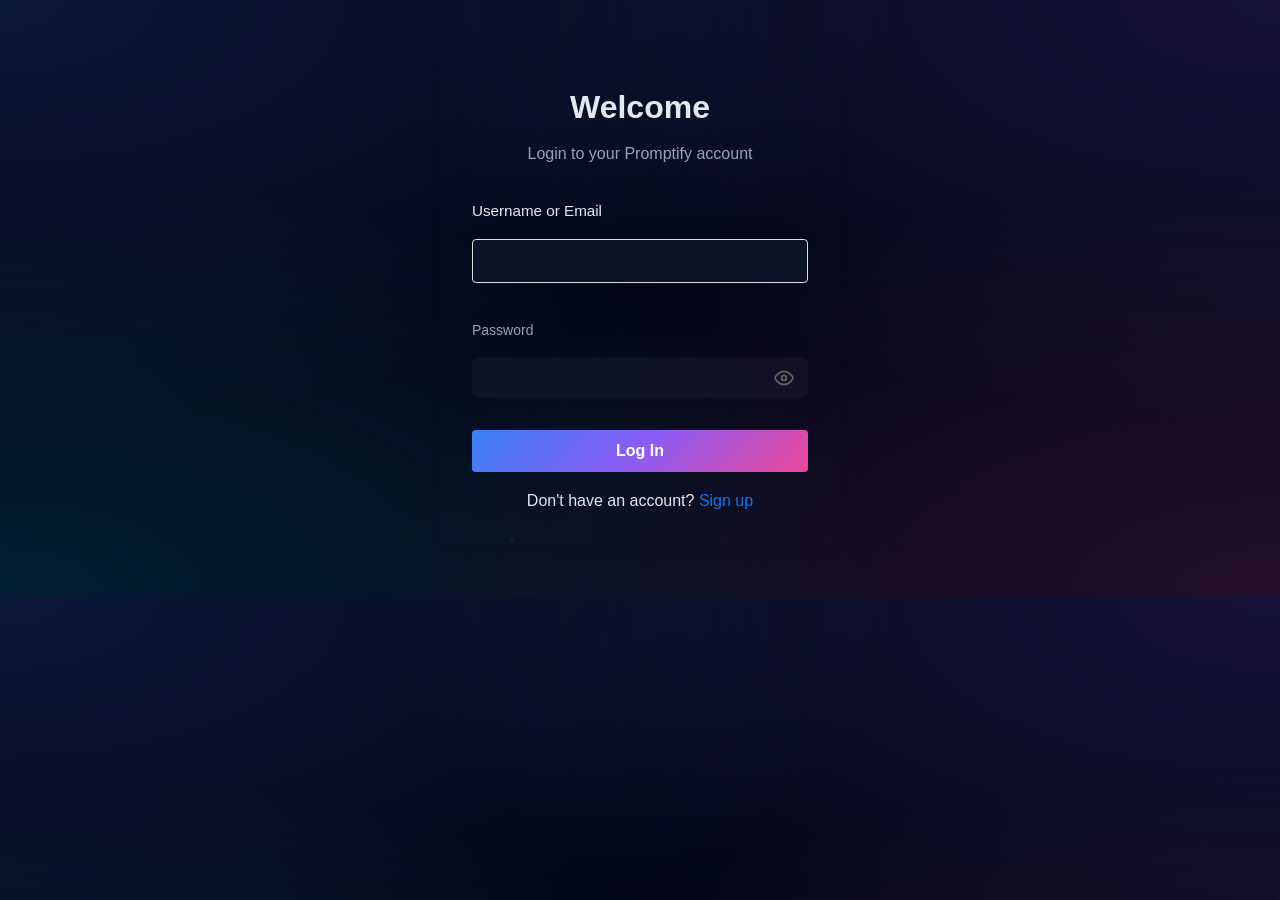
<file: auth-test.html>
<!DOCTYPE html>
<html>
<head>
    <title>Auth Test</title>
    <script>
        // Check authentication immediately
        (function() {
            const username = localStorage.getItem('promptify.username');
            const currentPath = window.location.pathname;
            
            console.log('Auth check - Username:', username);
            console.log('Auth check - Current path:', currentPath);
            
            // If not authenticated and not on login/signup pages, redirect to login
            if (!username && !currentPath.includes('login.html') && !currentPath.includes('signup.html')) {
                console.log('Redirecting to login...');
                window.location.replace('/login.html');
                return;
            }
            
            // If authenticated and on login/signup pages, redirect to main page
            if (username && (currentPath.includes('login.html') || currentPath.includes('signup.html'))) {
                console.log('Redirecting to main page...');
                window.location.replace('/');
                return;
            }
        })();
    </script>
</head>
<body>
    <h1>Authentication Test</h1>
    <p>If you see this page, authentication check is in progress...</p>
    <p>Check console for debug info.</p>
</body>
</html>
</file>
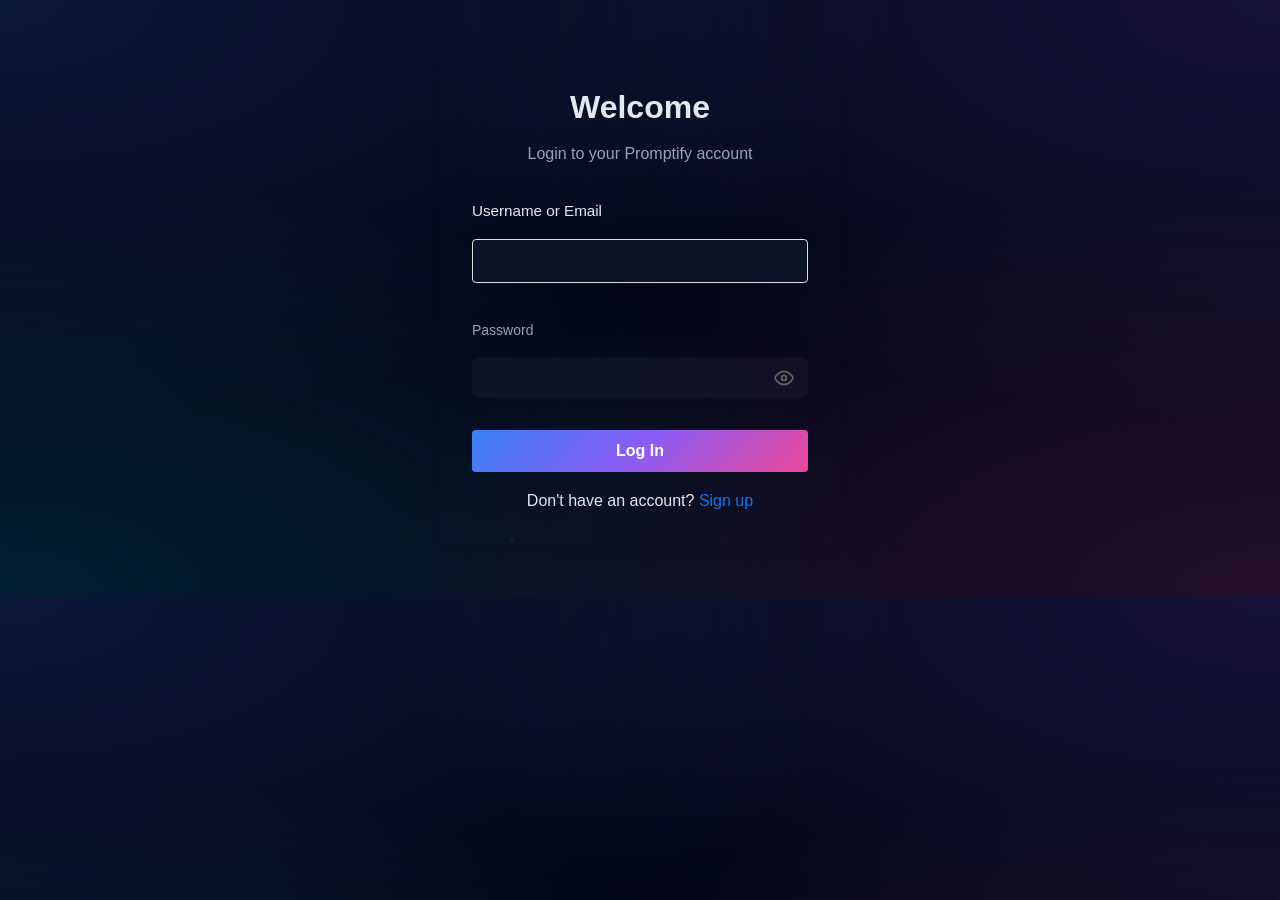
<file: login.html>
<!DOCTYPE html>
<html lang="en">
<head>
    <meta charset="UTF-8">
    <meta name="viewport" content="width=device-width, initial-scale=1.0">
    <title>Login - Promptify</title>
    <link rel="stylesheet" href="styles.css">
    <style>
        .auth-container {
            max-width: 400px;
            margin: 50px auto;
            padding: 2rem;
            background: var(--bg-secondary);
            border-radius: 8px;
            box-shadow: 0 2px 10px rgba(0,0,0,0.1);
        }
        .auth-form {
            display: flex;
            flex-direction: column;
            gap: 1rem;
        }
        .form-group {
            display: flex;
            flex-direction: column;
            gap: 0.5rem;
        }
        .form-group label {
            font-weight: 500;
        }
        .form-group input {
            padding: 0.75rem;
            border: 1px solid #ddd;
            border-radius: 4px;
            font-size: 1rem;
        }
        .btn-submit {
            background: var(--gradient-primary);
            color: white;
            padding: 0.75rem;
            border: none;
            border-radius: 4px;
            font-size: 1rem;
            cursor: pointer;
            margin-top: 1rem;
        }
        .auth-toggle {
            text-align: center;
            margin-top: 1rem;
        }
        .auth-toggle a {
            color: #007bff;
            text-decoration: none;
            font-weight: 500;
            transition: color 0.3s ease;
        }
        .auth-toggle a:hover {
            color: #0056b3;
            text-decoration: underline;
        }
        .error-message {
            color: #e74c3c;
            margin-top: 1rem;
            display: none;
        }
        .success-message {
            color: #27ae60;
            margin-top: 1rem;
            display: none;
        }
        .password-container {
            position: relative;
            display: flex;
            flex-direction: column;
            gap: 0.5rem;
        }
        .password-input-wrapper {
            position: relative;
        }
        .password-toggle {
            position: absolute;
            right: 12px;
            top: 50%;
            transform: translateY(-50%);
            background: none;
            border: none;
            cursor: pointer;
            color: #666;
            font-size: 1.2rem;
            padding: 0;
            display: flex;
            align-items: center;
            justify-content: center;
            width: 24px;
            height: 24px;
        }
        .password-toggle:hover {
            color: #007bff;
        }
    </style>
</head>
<body>
    <div class="auth-container">
        <div style="text-align: center; margin-bottom: 2rem;">
            <h1 style="font-size: 2rem; margin-bottom: 0.5rem;">Welcome</h1>
            <p style="color: var(--text-muted);">Login to your Promptify account</p>
        </div>
        
        <form id="loginForm" class="auth-form">
            <div class="form-group">
                <label for="username">Username or Email</label>
                <input type="text" id="username" name="username" required>
            </div>
            <div class="password-container">
                <label for="password">Password</label>
                <div class="password-input-wrapper">
                    <input type="password" id="password" name="password" required style="padding-right: 40px;">
                    <button type="button" class="password-toggle" onclick="togglePassword('password', this)">
                        <svg width="20" height="20" viewBox="0 0 24 24" fill="none" stroke="currentColor" stroke-width="2">
                            <path d="M1 12s4-8 11-8 11 8 11 8-4 8-11 8-11-8-11-8z"></path>
                            <circle cx="12" cy="12" r="3"></circle>
                        </svg>
                    </button>
                </div>
            </div>
            <div id="errorMessage" class="error-message"></div>
            <div id="successMessage" class="success-message"></div>
            <button type="submit" class="btn-submit">Log In</button>
        </form>
        
        <div class="auth-toggle">
            Don't have an account? <a href="signup.html">Sign up</a>
        </div>
    </div>

    <script>
        // Password toggle function
        function togglePassword(inputId, button) {
            const passwordInput = document.getElementById(inputId);
            const isPassword = passwordInput.type === 'password';
            
            passwordInput.type = isPassword ? 'text' : 'password';
            
            // Update icon
            if (isPassword) {
                // Show eye-slash icon (password hidden)
                button.innerHTML = `
                    <svg width="20" height="20" viewBox="0 0 24 24" fill="none" stroke="currentColor" stroke-width="2">
                        <path d="M17.94 17.94A10.07 10.07 0 0 1 12 20c-7 0-11-8-11-8a18.45 18.45 0 0 1 5.06-5.94M9.9 4.24A9.12 9.12 0 0 1 12 4c7 0 11 8 11 8a18.5 18.5 0 0 1-2.16 3.19m-6.72-1.07a3 3 0 1 1-4.24-4.24"></path>
                        <line x1="1" y1="1" x2="23" y2="23"></line>
                    </svg>
                `;
            } else {
                // Show eye icon (password visible)
                button.innerHTML = `
                    <svg width="20" height="20" viewBox="0 0 24 24" fill="none" stroke="currentColor" stroke-width="2">
                        <path d="M1 12s4-8 11-8 11 8 11 8-4 8-11 8-11-8-11-8z"></path>
                        <circle cx="12" cy="12" r="3"></circle>
                    </svg>
                `;
            }
        }

        document.addEventListener('DOMContentLoaded', () => {
            // Check for success message from signup
            const urlParams = new URLSearchParams(window.location.search);
            if (urlParams.get('signup') === 'success') {
                const successMsg = document.getElementById('successMessage');
                successMsg.textContent = 'Account created successfully! Please log in.';
                successMsg.style.display = 'block';
            }

            // Handle login form submission
            const loginForm = document.getElementById('loginForm');
            const errorElement = document.getElementById('errorMessage');

            loginForm.addEventListener('submit', async (e) => {
                e.preventDefault();
                
                const username = document.getElementById('username').value.trim();
                const password = document.getElementById('password').value;
                const submitBtn = loginForm.querySelector('button[type="submit"]');
                
                try {
                    // Show loading state
                    submitBtn.disabled = true;
                    submitBtn.textContent = 'Logging in...';
                    errorElement.style.display = 'none';
                    
                    console.log('Attempting login with:', { username });
                    
                    const response = await fetch('http://localhost:3000/api/login', {
                        method: 'POST',
                        mode: 'cors',
                        cache: 'no-cache',
                        credentials: 'same-origin',
                        headers: { 
                            'Content-Type': 'application/json',
                            'Accept': 'application/json'
                        },
                        body: JSON.stringify({ username, password })
                    });
                    
                    console.log('Login response status:', response.status);
                    
                    let data;
                    try {
                        data = await response.json();
                        console.log('Login response data:', data);
                    } catch (parseError) {
                        console.error('Error parsing response:', parseError);
                        throw new Error('Invalid response from server');
                    }
                    
                    if (!response.ok) {
                        throw new Error(data.error || `Login failed (${response.status})`);
                    }
                    
                    if (!data || data.success === undefined) {
                        throw new Error('Invalid response format from server');
                    }
                    
                    if (!data.success) {
                        throw new Error(data.error || 'Login failed. Please check your credentials.');
                    }
                    
                    // Save username to localStorage and redirect to home
                    localStorage.setItem('promptify.username', data.username);
                    
                    // Redirect to home with a flag to trigger immediate UI update
                    window.location.href = '/?login=success';
                    
                } catch (error) {
                    console.error('Login error:', error);
                    errorElement.textContent = error.message || 'An error occurred during login';
                    errorElement.style.display = 'block';
                    
                    // Re-enable the submit button
                    submitBtn.disabled = false;
                    submitBtn.textContent = 'Log In';
                }
            });
        });
    </script>
</body>
</html>
</file>
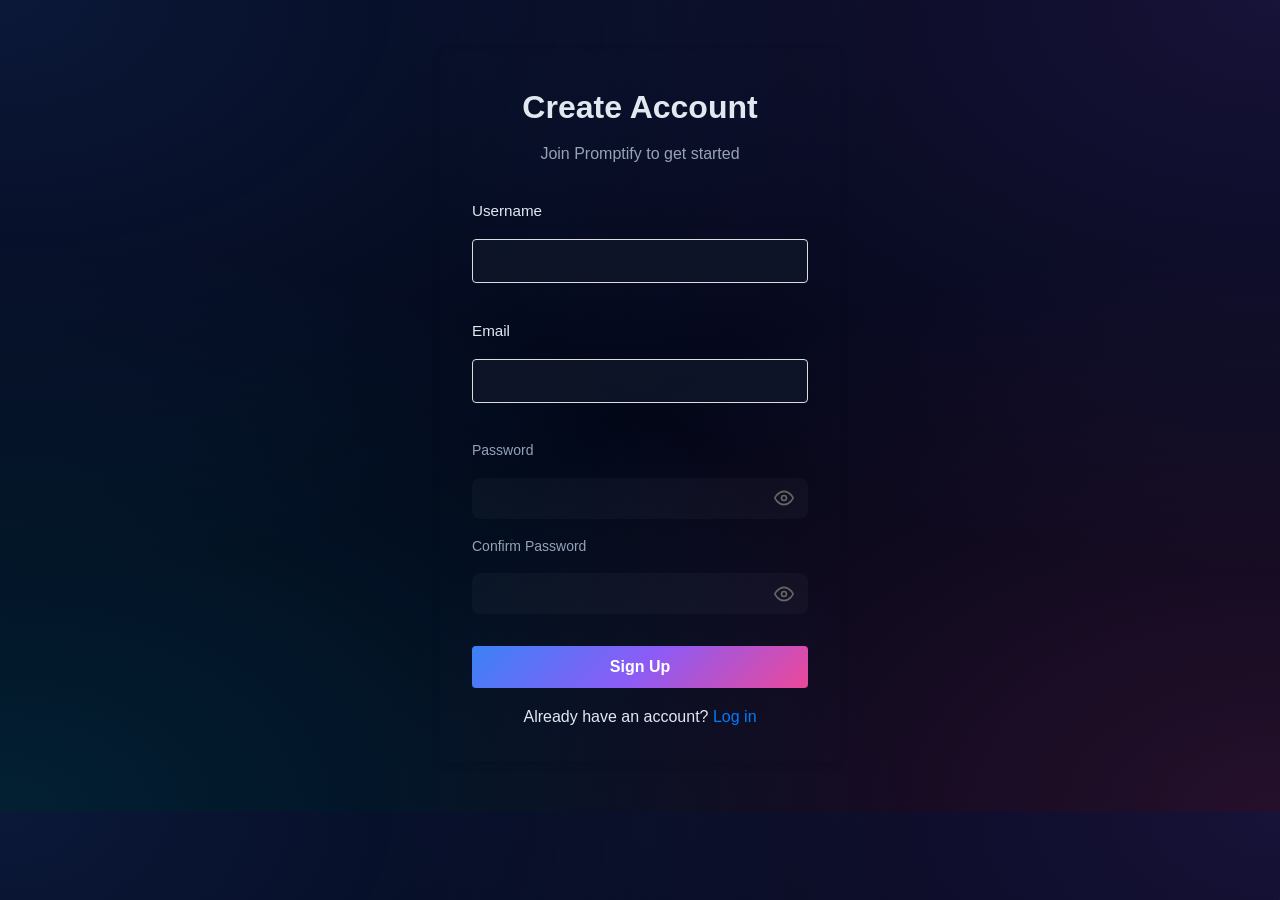
<file: signup.html>
<!DOCTYPE html>
<html lang="en">
<head>
    <meta charset="UTF-8">
    <meta name="viewport" content="width=device-width, initial-scale=1.0">
    <title>Sign Up - Promptify</title>
    <link rel="stylesheet" href="styles.css">
    <style>
        .auth-container {
            max-width: 400px;
            margin: 50px auto;
            padding: 2rem;
            background: var(--bg-secondary);
            border-radius: 8px;
            box-shadow: 0 2px 10px rgba(0,0,0,0.1);
        }
        .auth-form {
            display: flex;
            flex-direction: column;
            gap: 1rem;
        }
        .form-group {
            display: flex;
            flex-direction: column;
            gap: 0.5rem;
        }
        .form-group label {
            font-weight: 500;
        }
        .form-group input {
            padding: 0.75rem;
            border: 1px solid #ddd;
            border-radius: 4px;
            font-size: 1rem;
        }
        .btn-submit {
            background: var(--gradient-primary);
            color: white;
            padding: 0.75rem;
            border: none;
            border-radius: 4px;
            font-size: 1rem;
            cursor: pointer;
            margin-top: 1rem;
        }
        .auth-toggle {
            text-align: center;
            margin-top: 1rem;
        }
        .auth-toggle a {
            color: #007bff;
            text-decoration: none;
            font-weight: 500;
            transition: color 0.3s ease;
        }
        .auth-toggle a:hover {
            color: #0056b3;
            text-decoration: underline;
        }
        .error-message {
            color: #e74c3c;
            margin-top: 1rem;
            display: none;
        }
        .password-container {
            position: relative;
            display: flex;
            flex-direction: column;
            gap: 0.5rem;
        }
        .password-input-wrapper {
            position: relative;
        }
        .password-toggle {
            position: absolute;
            right: 12px;
            top: 50%;
            transform: translateY(-50%);
            background: none;
            border: none;
            cursor: pointer;
            color: #666;
            font-size: 1.2rem;
            padding: 0;
            display: flex;
            align-items: center;
            justify-content: center;
            width: 24px;
            height: 24px;
        }
        .password-toggle:hover {
            color: #007bff;
        }
    </style>
</head>
<body>
    <div class="auth-container">
        <div style="text-align: center; margin-bottom: 2rem;">
            <h1 style="font-size: 2rem; margin-bottom: 0.5rem;">Create Account</h1>
            <p style="color: var(--text-muted);">Join Promptify to get started</p>
        </div>
        
        <form id="signupForm" class="auth-form">
            <div class="form-group">
                <label for="username">Username</label>
                <input type="text" id="username" name="username" required>
            </div>
            <div class="form-group">
                <label for="email">Email</label>
                <input type="email" id="email" name="email" required>
            </div>
            <div class="password-container">
                <label for="password">Password</label>
                <div class="password-input-wrapper">
                    <input type="password" id="password" name="password" required style="padding-right: 40px;">
                    <button type="button" class="password-toggle" onclick="togglePassword('password', this)">
                        <svg width="20" height="20" viewBox="0 0 24 24" fill="none" stroke="currentColor" stroke-width="2">
                            <path d="M1 12s4-8 11-8 11 8 11 8-4 8-11 8-11-8-11-8z"></path>
                            <circle cx="12" cy="12" r="3"></circle>
                        </svg>
                    </button>
                </div>
            </div>
            <div class="password-container">
                <label for="confirmPassword">Confirm Password</label>
                <div class="password-input-wrapper">
                    <input type="password" id="confirmPassword" name="confirmPassword" required style="padding-right: 40px;">
                    <button type="button" class="password-toggle" onclick="togglePassword('confirmPassword', this)">
                        <svg width="20" height="20" viewBox="0 0 24 24" fill="none" stroke="currentColor" stroke-width="2">
                            <path d="M1 12s4-8 11-8 11 8 11 8-4 8-11 8-11-8-11-8z"></path>
                            <circle cx="12" cy="12" r="3"></circle>
                        </svg>
                    </button>
                </div>
            </div>
            <div id="errorMessage" class="error-message"></div>
            <button type="submit" class="btn-submit">Sign Up</button>
        </form>
        
        <div class="auth-toggle">
            Already have an account? <a href="login.html">Log in</a>
        </div>
    </div>

    <script>
        // Password toggle function
        function togglePassword(inputId, button) {
            const passwordInput = document.getElementById(inputId);
            const isPassword = passwordInput.type === 'password';
            
            passwordInput.type = isPassword ? 'text' : 'password';
            
            // Update icon
            if (isPassword) {
                // Show eye-slash icon (password hidden)
                button.innerHTML = `
                    <svg width="20" height="20" viewBox="0 0 24 24" fill="none" stroke="currentColor" stroke-width="2">
                        <path d="M17.94 17.94A10.07 10.07 0 0 1 12 20c-7 0-11-8-11-8a18.45 18.45 0 0 1 5.06-5.94M9.9 4.24A9.12 9.12 0 0 1 12 4c7 0 11 8 11 8a18.5 18.5 0 0 1-2.16 3.19m-6.72-1.07a3 3 0 1 1-4.24-4.24"></path>
                        <line x1="1" y1="1" x2="23" y2="23"></line>
                    </svg>
                `;
            } else {
                // Show eye icon (password visible)
                button.innerHTML = `
                    <svg width="20" height="20" viewBox="0 0 24 24" fill="none" stroke="currentColor" stroke-width="2">
                        <path d="M1 12s4-8 11-8 11 8 11 8-4 8-11 8-11-8-11-8z"></path>
                        <circle cx="12" cy="12" r="3"></circle>
                    </svg>
                `;
            }
        }

        document.getElementById('signupForm').addEventListener('submit', async (e) => {
            e.preventDefault();
            
            const username = document.getElementById('username').value;
            const email = document.getElementById('email').value;
            const password = document.getElementById('password').value;
            const confirmPassword = document.getElementById('confirmPassword').value;
            const errorElement = document.getElementById('errorMessage');
            
            // Client-side validation
            if (password !== confirmPassword) {
                errorElement.textContent = 'Passwords do not match';
                errorElement.style.display = 'block';
                return;
            }
            
            try {
                const response = await fetch('/api/signup', {
                    method: 'POST',
                    headers: { 'Content-Type': 'application/json' },
                    body: JSON.stringify({ username, email, password })
                });
                
                const data = await response.json();
                
                if (!response.ok) {
                    throw new Error(data.error || 'Signup failed');
                }
                
                // Redirect to login on successful signup
                window.location.href = 'login.html?signup=success';
                
            } catch (error) {
                errorElement.textContent = error.message;
                errorElement.style.display = 'block';
            }
        });
    </script>
</body>
</html>
</file>
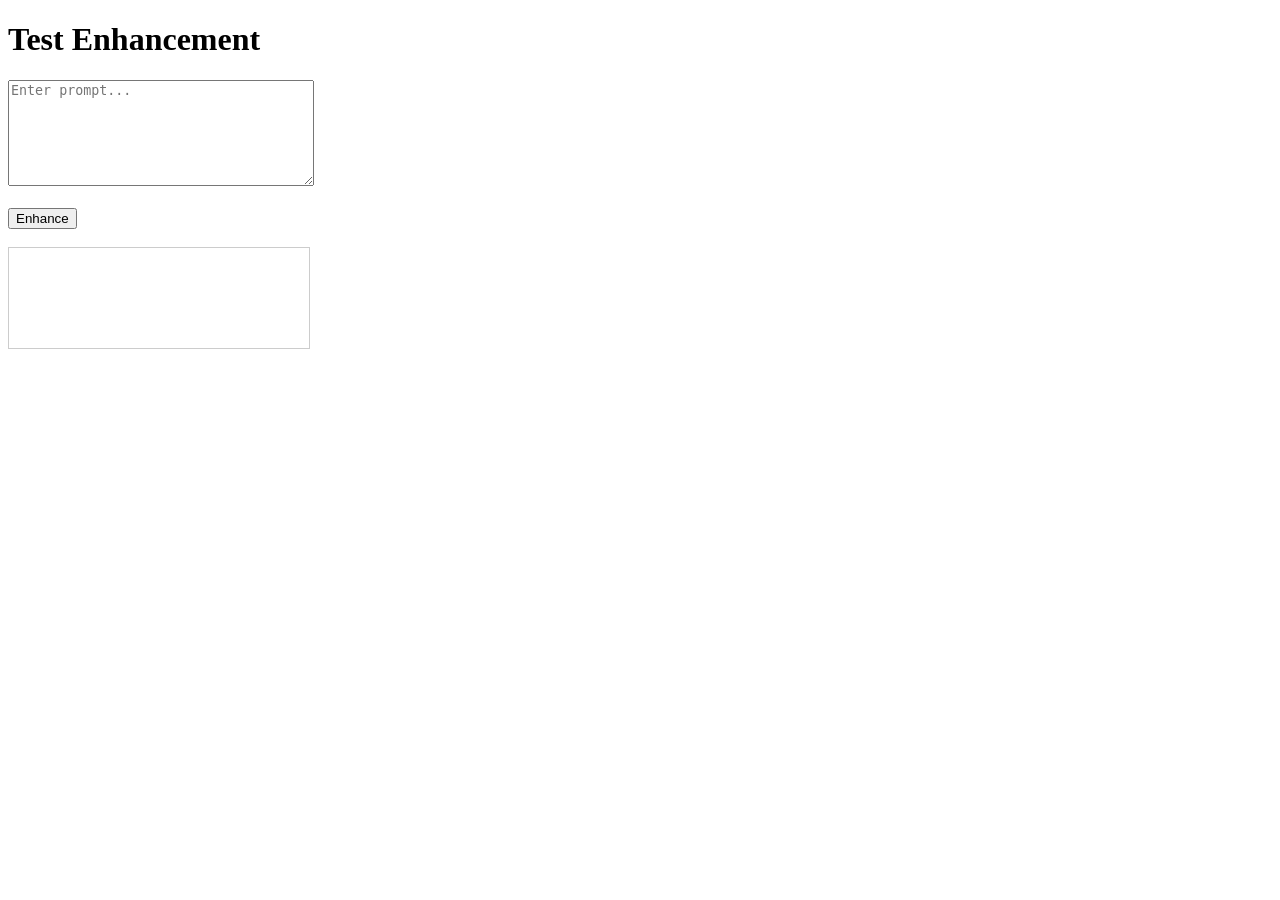
<file: test-enhancement.html>
<!DOCTYPE html>
<html>
<head>
    <title>Test Enhancement</title>
</head>
<body>
    <h1>Test Enhancement</h1>
    <textarea id="testInput" placeholder="Enter prompt..." style="width: 300px; height: 100px;"></textarea>
    <br><br>
    <button onclick="testEnhance()">Enhance</button>
    <br><br>
    <div id="testOutput" style="width: 300px; height: 100px; border: 1px solid #ccc;"></div>

    <script>
        async function testEnhance() {
            const input = document.getElementById('testInput').value;
            console.log('Testing enhancement with:', input);
            
            try {
                const response = await fetch('http://localhost:3000/api/enhance', {
                    method: 'POST',
                    headers: { 'Content-Type': 'application/json' },
                    body: JSON.stringify({ prompt: input })
                });
                
                const data = await response.json();
                console.log('Response:', data);
                
                document.getElementById('testOutput').value = data.enhancedPrompt || 'Error: ' + (data.error || 'Unknown error');
            } catch (error) {
                console.error('Error:', error);
                document.getElementById('testOutput').value = 'Error: ' + error.message;
            }
        }
    </script>
</body>
</html>
</file>
<file: styles.css>
* {
    margin: 0;
    padding: 0;
    box-sizing: border-box;
}

:root {
    --primary-blue: #3B82F6;
    --primary-purple: #8B5CF6;
    --accent-cyan: #06B6D4;
    --accent-pink: #EC4899;
    --bg-dark: #0F172A;
    --bg-darker: #020617;
    --text-light: #E2E8F0;
    --text-muted: #94A3B8;
    --gradient-primary: linear-gradient(135deg, #3B82F6 0%, #8B5CF6 50%, #EC4899 100%);
    --gradient-secondary: linear-gradient(135deg, #06B6D4 0%, #3B82F6 100%);
    --gradient-accent: linear-gradient(135deg, #8B5CF6 0%, #EC4899 100%);
}

body {
    font-family: 'Inter', -apple-system, BlinkMacSystemFont, 'Segoe UI', Roboto, 'Helvetica Neue', Arial, sans-serif;
    background: var(--bg-darker);
    background-image: 
        radial-gradient(at 0% 0%, rgba(59, 130, 246, 0.15) 0px, transparent 50%),
        radial-gradient(at 100% 0%, rgba(139, 92, 246, 0.15) 0px, transparent 50%),
        radial-gradient(at 100% 100%, rgba(236, 72, 153, 0.15) 0px, transparent 50%),
        radial-gradient(at 0% 100%, rgba(6, 182, 212, 0.15) 0px, transparent 50%);
    color: var(--text-light);
    line-height: 1.6;
    overflow-x: hidden;
    scroll-behavior: smooth;
}

.container {
    max-width: 1200px;
    margin: 0 auto;
    padding: 0 20px;
}

/* Animated Background Particles */
body::before {
    content: '';
    position: fixed;
    top: 0;
    left: 0;
    width: 100%;
    height: 100%;
    background-image: 
        radial-gradient(2px 2px at 20% 30%, rgba(59, 130, 246, 0.2), transparent),
        radial-gradient(2px 2px at 60% 70%, rgba(139, 92, 246, 0.2), transparent),
        radial-gradient(1px 1px at 50% 50%, rgba(236, 72, 153, 0.2), transparent),
        radial-gradient(1px 1px at 80% 10%, rgba(6, 182, 212, 0.2), transparent);
    background-size: 200% 200%;
    animation: particleMove 25s ease-in-out infinite;
    pointer-events: none;
    z-index: 0;
    will-change: background-position;
    backface-visibility: hidden;
    -webkit-backface-visibility: hidden;
}

@keyframes particleMove {
    0%, 100% { background-position: 0% 0%; }
    50% { background-position: 100% 100%; }
}

/* Navigation */
.navbar {
    position: fixed;
    top: 0;
    width: 100%;
    background: rgba(15, 23, 42, 0.8);
    backdrop-filter: blur(20px);
    -webkit-backdrop-filter: blur(20px);
    z-index: 1000;
    padding: 1rem 0;
    border-bottom: 1px solid rgba(59, 130, 246, 0.2);
    transform: translateZ(0);
    will-change: background;
    backface-visibility: hidden;
    -webkit-backface-visibility: hidden;
}

.navbar.scrolled {
    background: rgba(15, 23, 42, 0.95);
    box-shadow: 0 4px 20px rgba(59, 130, 246, 0.1);
    transition: background 0.2s ease;
}

.nav-container {
    max-width: 1200px;
    margin: 0 auto;
    padding: 0 20px;
    display: flex;
    justify-content: space-between;
    align-items: center;
}

.logo h1 {
    font-size: 1.8rem;
    background: var(--gradient-primary);
    -webkit-background-clip: text;
    -webkit-text-fill-color: transparent;
    background-clip: text;
    font-weight: 800;
    letter-spacing: -0.5px;
    animation: gradientShift 3s ease infinite;
    background-size: 200% 200%;
}

@keyframes gradientShift {
    0%, 100% { background-position: 0% 50%; }
    50% { background-position: 100% 50%; }
}

.nav-menu {
    display: flex;
    list-style: none;
    gap: 2.5rem;
}

.nav-link {
    color: var(--text-light);
    text-decoration: none;
    font-weight: 500;
    transition: all 0.3s cubic-bezier(0.4, 0, 0.2, 1);
    position: relative;
    font-size: 0.95rem;
}

.nav-link::before {
    content: '';
    position: absolute;
    bottom: -5px;
    left: 0;
    width: 0;
    height: 2px;
    background: var(--gradient-primary);
    transition: width 0.3s cubic-bezier(0.4, 0, 0.2, 1);
    border-radius: 2px;
}

.nav-link:hover {
    color: var(--primary-blue);
    transform: translateY(-2px);
}

.nav-link:hover::before {
    width: 100%;
}

.nav-buttons {
    display: flex;
    gap: 1rem;
}

.btn-login,
.btn-try-free {
    padding: 0.6rem 1.5rem;
    border: none;
    background: transparent;
    color: var(--text-light);
    cursor: pointer;
    font-weight: 600;
    transition: all 0.2s cubic-bezier(0.4, 0, 0.2, 1);
    border-radius: 8px;
    font-size: 0.9rem;
    position: relative;
    overflow: hidden;
    transform: translateZ(0);
    will-change: transform, box-shadow;
    backface-visibility: hidden;
    -webkit-backface-visibility: hidden;
}

.btn-login::before,
.btn-try-free::before {
    content: '';
    position: absolute;
    top: 0;
    left: -100%;
    width: 100%;
    height: 100%;
    background: var(--gradient-primary);
    transition: left 0.3s ease;
    z-index: -1;
}

.btn-try-free {
    background: var(--gradient-primary);
    color: white;
}

.btn-try-free::before {
    background: var(--gradient-accent);
}

.btn-login:hover,
.btn-try-free:hover {
    transform: translateY(-2px);
    box-shadow: 0 8px 20px rgba(59, 130, 246, 0.4);
}

/* Ripple effect styles */
.btn {
    position: relative;
    overflow: hidden;
    transition: background 0.4s, transform 0.2s;
}

.btn .ripple {
    position: absolute;
    border-radius: 50%;
    background-color: rgba(255, 255, 255, 0.7);
    transform: scale(0);
    animation: ripple 0.6s linear;
    pointer-events: none;
}

@keyframes ripple {
    to {
        transform: scale(4);
        opacity: 0;
    }
}

/* Ensure buttons with ripple effect have relative positioning */
.btn-get-started,
.btn-try-free,
.btn-pricing,
.btn-submit {
    position: relative;
    overflow: hidden;
}

.btn-login:hover::before {
    left: 0;
}

.hamburger {
    display: none;
    flex-direction: column;
    cursor: pointer;
    gap: 5px;
}

.hamburger span {
    width: 25px;
    height: 3px;
    background: var(--gradient-primary);
    border-radius: 3px;
    transition: all 0.3s ease;
}

/* Home Section */
.home-section {
    padding-top: 120px;
    min-height: 100vh;
    position: relative;
    z-index: 1;
}

.hero-container {
    position: relative;
    margin-bottom: 4rem;
}

.hero-image-wrapper {
    position: relative;
    width: 100%;
    max-width: 1200px;
    margin: 0 auto;
    height: 600px;
    overflow: hidden;
    border-radius: 24px;
    border: 1px solid rgba(59, 130, 246, 0.3);
    background: linear-gradient(135deg, rgba(59, 130, 246, 0.1) 0%, rgba(139, 92, 246, 0.1) 100%);
    box-shadow: 0 20px 60px rgba(59, 130, 246, 0.2);
    transition: all 0.5s cubic-bezier(0.4, 0, 0.2, 1);
}

/* Animated gradient blobs for a modern 'prompt-perfect' look */
.hero-blobs {
    position: absolute;
    inset: 0;
    pointer-events: none;
    z-index: 0;
}

.blob {
    position: absolute;
    width: 420px;
    height: 420px;
    /* reduce extreme blur and opacity so card appears crisp */
    filter: blur(40px) saturate(110%);
    opacity: 0.65;
    transform: translate3d(0,0,0);
    mix-blend-mode: screen;
    animation: blobFloat 12s ease-in-out infinite;
    border-radius: 50%;
    will-change: transform, opacity;
}

.blob-1 { background: radial-gradient(circle at 30% 30%, rgba(59,130,246,0.95), rgba(59,130,246,0.35)); top: -10%; left: -8%; animation-delay: 0s; }
.blob-2 { background: radial-gradient(circle at 70% 40%, rgba(139,92,246,0.9), rgba(139,92,246,0.28)); top: 5%; right: -6%; width: 520px; height: 520px; animation-delay: 2s; }
.blob-3 { background: radial-gradient(circle at 40% 70%, rgba(236,72,153,0.85), rgba(236,72,153,0.25)); bottom: -12%; left: 15%; width: 480px; height: 480px; animation-delay: 4s; }
.blob-4 { background: radial-gradient(circle at 60% 60%, rgba(6,182,212,0.85), rgba(6,182,212,0.25)); bottom: 8%; right: 8%; width: 360px; height: 360px; animation-delay: 6s; }

@keyframes blobFloat {
    0% { transform: translate3d(0, 0, 0) scale(1); }
    30% { transform: translate3d(0, -20px, 0) scale(1.03); }
    60% { transform: translate3d(0, 15px, 0) scale(0.98); }
    100% { transform: translate3d(0, 0, 0) scale(1); }
}

/* Prompt card */
.prompt-card {
    position: absolute;
    right: 6%;
    top: 18%;
    width: 420px;
    max-width: calc(100% - 40px);
    z-index: 12; /* ensure it sits above blobs and tags */
    background: linear-gradient(180deg, rgba(8,12,24,0.95), rgba(6,8,16,0.88));
    border-radius: 14px;
    box-shadow: 0 10px 30px rgba(2,6,23,0.6), 0 2px 12px rgba(59,130,246,0.06) inset;
    overflow: hidden;
    transform: translateY(0);
    transition: transform 0.35s cubic-bezier(0.2,0.9,0.2,1), box-shadow 0.3s ease, opacity 0.3s ease;
    border: 1px solid transparent;
    padding: 0;
}

.prompt-card::after {
    /* subtle neon gradient border */
    content: '';
    pointer-events: none;
    position: absolute;
    inset: -1px;
    border-radius: 16px;
    background: linear-gradient(90deg, rgba(59,130,246,0.25), rgba(139,92,246,0.25), rgba(236,72,153,0.18));
    z-index: -1;
    filter: blur(12px);
    opacity: 0.9;
}

.prompt-card:hover { transform: translateY(-10px) scale(1.005); box-shadow: 0 34px 80px rgba(2,6,23,0.75); }

.prompt-header {
    display:flex;
    align-items:center;
    gap:12px;
    padding:12px 16px;
    border-bottom: 1px solid rgba(255,255,255,0.02);
}

.prompt-header h4 { font-size:0.95rem; color:var(--text-light); margin:0; font-weight:700; }
.dot { width:10px; height:10px; border-radius:50%; box-shadow: 0 2px 6px rgba(0,0,0,0.6); }
.dot-red { background: #FF5F56; }
.dot-yellow { background: #FFBD2E; }
.dot-green { background: #27C93F; }

.prompt-body { padding: 16px; }
.prompt-text { white-space: pre-wrap; color: #E6F0FF; font-size:0.92rem; line-height:1.45; margin:0 0 12px 0; background: rgba(0,0,0,0.45); padding:14px; border-radius:10px; box-shadow: 0 6px 18px rgba(2,6,23,0.5) inset; font-family: ui-monospace, SFMono-Regular, Menlo, Monaco, 'Roboto Mono', monospace; border-left: 3px solid rgba(59,130,246,0.9); }
.prompt-actions { display:flex; gap:8px; }
.btn-try-free.small, .btn-copy.small { padding: 0.45rem 0.9rem; font-size:0.85rem; border-radius:8px; }

/* Make floating tags sit above blobs */
.floating-tags { z-index: 4; }

@media (max-width: 900px) {
    .prompt-card { position: static; margin: 1.5rem auto 0; right: auto; top: auto; width: calc(100% - 40px); }
    .blob { display: none; }
}

/* Space-like enhancements: starfield and twinkle */
.hero-image-wrapper::before {
    content: '';
    position: absolute;
    inset: 0;
    z-index: 0;
    background: transparent;
    pointer-events: none;
}

.starfield {
    position: absolute;
    inset: 0;
    z-index: 0;
    pointer-events: none;
    background-image: radial-gradient(#ffffff22 1px, transparent 1px);
    background-size: 3px 3px;
    opacity: 0.7;
    mix-blend-mode: screen;
    animation: starsTwinkle 6s linear infinite;
}

@keyframes starsTwinkle {
    0% { opacity: 0.55; transform: translateY(0); }
    50% { opacity: 0.9; transform: translateY(-3px); }
    100% { opacity: 0.55; transform: translateY(0); }
}

/* Rocket styling and animation */
.hero-rocket {
    position: absolute;
    bottom: 8%;
    left: 6%;
    width: 84px;
    height: 84px;
    z-index: 6;
    transform-origin: center;
    opacity: 0;
    transition: opacity 0.25s ease;
    will-change: transform, opacity;
}

.hero-rocket svg { display:block; width:100%; height:100%; }

.hero-rocket .trail {
    position: absolute;
}

.hero-rocket.launching { opacity: 1; animation: rocketLaunch 2200ms cubic-bezier(0.12, 0.81, 0.29, 1) forwards; }

@keyframes rocketLaunch {
    0% { transform: translate(0, 0) rotate(0deg) scale(0.9); opacity: 1; }
    30% { transform: translate(25vw, -18vh) rotate(-8deg) scale(1); }
    60% { transform: translate(58vw, -36vh) rotate(-18deg) scale(1.05); }
    100% { transform: translate(110vw, -60vh) rotate(-30deg) scale(1.12); opacity: 0; }
}

/* Make the rocket clickable and provide subtle hover feedback */
.hero-rocket.clickable { cursor: pointer; }
.hero-rocket.clickable:hover { transform: translateY(-4px) scale(1.02); transition: transform 180ms ease; }

/* Glow while launching */
.hero-rocket.launching svg { filter: drop-shadow(0 12px 28px rgba(59,130,246,0.28)); transform-origin: center; }

/* Trail container (appended by JS) */
.hero-image-wrapper .trail-container {
    position: absolute;
    inset: 0;
    pointer-events: none;
    z-index: 5;
}

/* Individual trail particles */
.rocket-trail {
    position: absolute;
    width: 12px;
    height: 12px;
    border-radius: 999px;
    background: radial-gradient(circle at 30% 30%, rgba(255,230,160,0.95), rgba(255,102,64,0.85));
    filter: blur(6px) saturate(120%);
    opacity: 0.95;
    transform: translate(0,0) scale(1);
    will-change: transform, opacity;
    animation-name: rocketTrail;
    animation-timing-function: cubic-bezier(0.22, 0.9, 0.36, 1);
    animation-fill-mode: forwards;
}

@keyframes rocketTrail {
    0% { transform: translate(0, 0) scale(1); opacity: 0.95; }
    30% { transform: translate(10px, -30px) scale(0.9); opacity: 0.7; }
    60% { transform: translate(60px, -140px) scale(0.6); opacity: 0.35; }
    100% { transform: translate(160px, -360px) scale(0.25); opacity: 0; }
}

/* Small engine glow behind rocket during launch */
.hero-rocket .engine-glow {
    position: absolute;
    left: 50%;
    bottom: 8px;
    width: 28px;
    height: 28px;
    transform: translateX(-50%);
    border-radius: 999px;
    background: radial-gradient(circle, rgba(255,200,120,0.9), rgba(255,110,60,0.6));
    filter: blur(10px);
    opacity: 0;
    pointer-events: none;
    transition: opacity 160ms ease;
    z-index: -1;
}
.hero-rocket.launching .engine-glow { opacity: 1; }

/* Small Launch button */
.btn-launch { position: fixed; left: 20px; bottom: 90px; z-index:1200; padding:8px 12px; border-radius:8px; background:var(--primary-purple); color:white; border:none; box-shadow:0 8px 30px rgba(11,20,40,0.5); }

/* Login Modal Styles */
.modal {
    display: none;
    position: fixed;
    top: 0;
    left: 0;
    width: 100%;
    height: 100%;
    background-color: rgba(0, 0, 0, 0.7);
    z-index: 2000;
    justify-content: center;
    align-items: center;
    opacity: 0;
    transition: opacity 0.3s ease;
}

.modal.show {
    display: flex;
    opacity: 1;
}

.modal-content {
    background: var(--bg-dark);
    padding: 2.5rem;
    border-radius: 12px;
    width: 100%;
    max-width: 400px;
    position: relative;
    box-shadow: 0 10px 40px rgba(0, 0, 0, 0.3);
    transform: translateY(20px);
    transition: transform 0.3s ease;
}

.modal.show .modal-content {
    transform: translateY(0);
}

.close-modal {
    position: absolute;
    top: 1rem;
    right: 1.5rem;
    font-size: 1.5rem;
    cursor: pointer;
    color: var(--text-muted);
    transition: color 0.2s ease;
}

.close-modal:hover {
    color: var(--text-light);
}

.modal h2 {
    margin-top: 0;
    margin-bottom: 1.5rem;
    font-size: 1.75rem;
    color: var(--text-light);
    text-align: center;
}

.auth-form .form-group {
    margin-bottom: 1.25rem;
}

.auth-form label {
    display: block;
    margin-bottom: 0.5rem;
    color: var(--text-muted);
    font-size: 0.875rem;
}

.auth-form input {
    width: 100%;
    padding: 0.75rem 1rem;
    border: 1px solid var(--border-color);
    border-radius: 8px;
    background: rgba(255, 255, 255, 0.03);
    color: var(--text-light);
    font-size: 0.9375rem;
    transition: border-color 0.2s ease, box-shadow 0.2s ease;
}

.auth-form input:focus {
    border-color: var(--primary-blue);
    box-shadow: 0 0 0 2px rgba(59, 130, 246, 0.2);
    outline: none;
}

.forgot-password {
    text-align: right;
    margin-top: 0.5rem;
}

.forgot-password a {
    color: var(--primary-blue);
    font-size: 0.8125rem;
    text-decoration: none;
    transition: color 0.2s ease;
}

.forgot-password a:hover {
    color: var(--primary-light);
    text-decoration: underline;
}

.btn-login-submit {
    width: 100%;
    padding: 0.875rem 1.5rem;
    background: var(--primary-blue);
    color: white;
    border: none;
    border-radius: 8px;
    font-size: 0.9375rem;
    font-weight: 500;
    cursor: pointer;
    margin-top: 0.5rem;
    transition: background-color 0.2s ease, transform 0.2s ease;
}

.btn-login-submit:hover {
    background: var(--primary-dark);
    transform: translateY(-1px);
}

.auth-footer {
    margin-top: 1.5rem;
    text-align: center;
    color: var(--text-muted);
    font-size: 0.875rem;
}

.auth-footer a {
    color: var(--primary-blue);
    text-decoration: none;
    font-weight: 500;
    transition: color 0.2s ease;
}

.auth-footer a:hover {
    color: var(--primary-light);
    text-decoration: underline;
}

/* Responsive adjustments */
@media (max-width: 480px) {
    .modal-content {
        margin: 1rem;
        padding: 1.5rem;
    }
    
    .modal h2 {
        font-size: 1.5rem;
    }
}

/* 3D card transforms for pricing and blog cards */
.pricing-cards, .blog-grid {
    perspective: 1000px;
    -webkit-perspective: 1000px;
    contain: layout style paint;
    will-change: contents;
}

.pricing-card, .blog-card {
    transform-style: preserve-3d;
    -webkit-transform-style: preserve-3d;
    backface-visibility: hidden;
    -webkit-backface-visibility: hidden;
    transition: transform 250ms cubic-bezier(.2,.9,.2,1), box-shadow 250ms ease, filter 250ms ease;
    will-change: transform, box-shadow;
    transform-origin: center center;
    contain: layout style paint;
}

/* subtle default lift on hover for pointer devices */
@media (hover: hover) and (pointer: fine) {
    .pricing-card:hover, .blog-card:hover {
        transform: translateY(-12px) rotateX(6deg) rotateY(0deg) scale(1.01);
        box-shadow: 0 28px 60px rgba(2,6,23,0.6), 0 6px 18px rgba(59,130,246,0.06);
        filter: drop-shadow(0 8px 30px rgba(59,130,246,0.06));
    }
}

/* inner content gets slight parallax depth when JS tilt is active */
.pricing-card .card-inner, .blog-card .card-inner {
    transform: translateZ(0px);
    transition: transform 250ms cubic-bezier(.2,.9,.2,1);
    contain: layout style;
}

/* reduced motion accessibility */
@media (prefers-reduced-motion: reduce) {
    .pricing-card, .blog-card { transition: none; transform: none !important; }
}

/* Loading overlay styles */
.loading-overlay {
    position: fixed;
    inset: 0;
    background: linear-gradient(180deg, rgba(2,6,23,0.98), rgba(6,8,16,0.98));
    display:none;
    align-items:center;
    justify-content:center;
    z-index: 99999;
    color: var(--text-light);
    transition: opacity 420ms ease, visibility 420ms ease;
    pointer-events: none;
    opacity: 0;
    visibility: hidden;
}
.loading-overlay.hidden { opacity: 0; visibility: hidden; pointer-events: none; display: none; }
.loader { text-align:center; transform: translateY(0); }
.spinner { width:72px; height:72px; border-radius:50%; margin:0 auto 14px auto; box-shadow: 0 8px 30px rgba(59,130,246,0.15) inset; background: conic-gradient(var(--primary-blue), var(--primary-purple), var(--accent-pink)); animation: spin 1.8s linear infinite; }
.loader-text { margin-top:8px; font-weight:700; letter-spacing:0.4px; color:var(--text-light); }
.tech-icons { margin-top:10px; display:flex; gap:10px; justify-content:center; opacity:0.9 }
.tech-icons .icon { padding:6px 8px; border-radius:6px; background: rgba(255,255,255,0.04); font-weight:700; color:var(--text-light); }

@keyframes spin { to { transform: rotate(360deg); } }



/* Rocket trail: pseudo-element for glow */
.hero-rocket.launching svg::after {
    content: '';
}

/* Robotic micro-interactions */
.nav-link.robotic, .tag.robotic { transition: transform 0.25s cubic-bezier(.2,.9,.2,1), box-shadow 0.25s; }
.nav-link.robotic:hover, .tag.robotic:hover { animation: roboticJitter 850ms linear infinite; box-shadow: 0 8px 30px rgba(59,130,246,0.12); }

@keyframes roboticJitter {
    0% { transform: translateY(0) skewY(0deg); }
    25% { transform: translateY(-2px) skewY(-1deg); }
    50% { transform: translateY(1px) skewY(0.5deg); }
    75% { transform: translateY(-1px) skewY(-0.5deg); }
    100% { transform: translateY(0) skewY(0deg); }
}

/* Tech pulse for CTA and prompt card */
.btn-get-started.robotic, .prompt-card.robotic { box-shadow: 0 12px 40px rgba(59,130,246,0.15), 0 2px 6px rgba(0,0,0,0.6); border: 1px solid rgba(139,92,246,0.22); }
.btn-get-started.robotic:hover { transform: translateY(-6px) scale(1.02); box-shadow: 0 22px 60px rgba(59,130,246,0.22); }

/* Make prompt card crisper and neon-outline */
.prompt-card {
    background: linear-gradient(180deg, rgba(6,10,20,0.85), rgba(6,10,20,0.95));
    border: 1px solid rgba(139,92,246,0.18);
    box-shadow: 0 22px 60px rgba(12,20,40,0.7), inset 0 1px 0 rgba(255,255,255,0.02);
}

.prompt-text {
    background: rgba(6,12,24,0.7);
    color: #CDE6FF;
    font-family: ui-monospace, SFMono-Regular, Menlo, Monaco, 'Roboto Mono', 'Courier New', monospace;
    font-size: 0.95rem;
    letter-spacing: 0.2px;
    border: 1px solid rgba(255,255,255,0.03);
}

/* Reduced motion preference: disable heavy animations */
@media (prefers-reduced-motion: reduce) {
    .blob, .hero-rocket, .starfield { animation: none !important; }
    .nav-link.robotic:hover, .tag.robotic:hover { animation: none !important; }
}

.hero-image-wrapper:hover {
    transform: translateY(-5px);
    box-shadow: 0 30px 80px rgba(59, 130, 246, 0.3);
    border-color: rgba(59, 130, 246, 0.5);
}

.hero-image {
    width: 100%;
    height: 100%;
    object-fit: cover;
    filter: brightness(0.8) contrast(1.1);
    transition: transform 0.5s ease;
}

.hero-image-wrapper:hover .hero-image {
    transform: scale(1.05);
}

.floating-tags {
    position: absolute;
    top: 0;
    left: 0;
    width: 100%;
    height: 100%;
    pointer-events: none;
}

.tag {
    position: absolute;
    background: rgba(15, 23, 42, 0.9);
    backdrop-filter: blur(20px);
    color: var(--text-light);
    padding: 0.8rem 1.5rem;
    border: 1px solid rgba(59, 130, 246, 0.3);
    border-radius: 50px;
    font-weight: 600;
    font-size: 0.9rem;
    animation: float 4s ease-in-out infinite;
    box-shadow: 0 4px 15px rgba(59, 130, 246, 0.2);
    transition: all 0.3s ease;
}

.tag:hover {
    border-color: var(--primary-blue);
    box-shadow: 0 6px 25px rgba(59, 130, 246, 0.4);
    transform: scale(1.05);
}

.tag-1 {
    top: 10%;
    left: 5%;
    animation-delay: 0s;
}

.tag-2 {
    top: 20%;
    right: 10%;
    animation-delay: 0.8s;
}

.tag-3 {
    bottom: 30%;
    left: 8%;
    animation-delay: 1.6s;
}

.tag-4 {
    bottom: 20%;
    right: 15%;
    animation-delay: 2.4s;
}

.tag-5 {
    top: 50%;
    left: 50%;
    transform: translate(-50%, -50%);
    animation-delay: 3.2s;
}

@keyframes float {
    0%, 100% {
        transform: translateY(0px) translateX(0px);
    }
    33% {
        transform: translateY(-15px) translateX(5px);
    }
    66% {
        transform: translateY(-5px) translateX(-5px);
    }
}

.hero-content {
    text-align: center;
    padding: 3rem 2rem;
}

.hero-title {
    font-size: clamp(2.5rem, 5vw, 4rem);
    margin-bottom: 1.5rem;
    background: var(--gradient-primary);
    -webkit-background-clip: text;
    -webkit-text-fill-color: transparent;
    background-clip: text;
    font-weight: 800;
    line-height: 1.2;
    letter-spacing: -1px;
    animation: fadeInUp 0.8s ease;
}

@keyframes fadeInUp {
    from {
        opacity: 0;
        transform: translateY(30px);
    }
    to {
        opacity: 1;
        transform: translateY(0);
    }
}

.hero-subtitle {
    font-size: clamp(1.1rem, 2vw, 1.5rem);
    margin-bottom: 2.5rem;
    color: var(--text-muted);
    max-width: 700px;
    margin-left: auto;
    margin-right: auto;
    animation: fadeInUp 0.8s ease 0.2s both;
}

.btn-get-started {
    padding: 1rem 3rem;
    font-size: 1.1rem;
    background: var(--gradient-primary);
    color: white;
    border: none;
    border-radius: 50px;
    cursor: pointer;
    font-weight: 700;
    transition: all 0.2s cubic-bezier(0.4, 0, 0.2, 1);
    box-shadow: 0 10px 30px rgba(59, 130, 246, 0.4);
    position: relative;
    overflow: hidden;
    animation: fadeInUp 0.8s ease 0.4s both;
    transform: translateZ(0);
    will-change: transform, box-shadow;
    backface-visibility: hidden;
    -webkit-backface-visibility: hidden;
}

.btn-get-started::before {
    content: '';
    position: absolute;
    top: 50%;
    left: 50%;
    width: 0;
    height: 0;
    border-radius: 50%;
    background: rgba(255, 255, 255, 0.3);
    transform: translate(-50%, -50%);
    transition: width 0.6s, height 0.6s;
}

.btn-get-started:hover::before {
    width: 300px;
    height: 300px;
}

.btn-get-started:hover {
    transform: translateY(-3px);
    box-shadow: 0 15px 40px rgba(59, 130, 246, 0.5);
}

.btn-get-started:active {
    transform: translateY(-1px);
}

/* Tech Gallery */
.tech-gallery {
    display: grid;
    grid-template-columns: repeat(auto-fit, minmax(280px, 1fr));
    gap: 2rem;
    padding: 2rem;
    max-width: 1200px;
    margin: 0 auto;
}

.gallery-item {
    position: relative;
    height: 300px;
    border-radius: 20px;
    overflow: hidden;
    border: 1px solid rgba(59, 130, 246, 0.2);
    cursor: pointer;
    transition: all 0.4s cubic-bezier(0.4, 0, 0.2, 1);
    background: linear-gradient(135deg, rgba(59, 130, 246, 0.1) 0%, rgba(139, 92, 246, 0.1) 100%);
}

.gallery-item::before {
    content: '';
    position: absolute;
    top: 0;
    left: 0;
    right: 0;
    bottom: 0;
    background: var(--gradient-primary);
    opacity: 0;
    transition: opacity 0.4s ease;
    z-index: 1;
}

.gallery-item:hover {
    transform: translateY(-10px) scale(1.02);
    border-color: rgba(59, 130, 246, 0.5);
    box-shadow: 0 20px 40px rgba(59, 130, 246, 0.3);
}

.gallery-item:hover::before {
    opacity: 0.1;
}

.gallery-item img {
    width: 100%;
    height: 100%;
    object-fit: cover;
    filter: brightness(0.7) contrast(1.1);
    transition: all 0.4s ease;
}

.gallery-item:hover img {
    filter: brightness(0.9) contrast(1.2);
    transform: scale(1.1);
}

.gallery-overlay {
    position: absolute;
    bottom: 0;
    left: 0;
    right: 0;
    background: linear-gradient(to top, rgba(15, 23, 42, 0.95), transparent);
    padding: 2rem;
    color: var(--text-light);
    z-index: 2;
    transform: translateY(10px);
    transition: transform 0.4s ease;
}

.gallery-item:hover .gallery-overlay {
    transform: translateY(0);
}

.gallery-overlay h3 {
    font-size: 1.5rem;
    background: var(--gradient-primary);
    -webkit-background-clip: text;
    -webkit-text-fill-color: transparent;
    background-clip: text;
    font-weight: 700;
}

/* Pricing Section */
.pricing-section {
    padding: 6rem 0;
    background: linear-gradient(180deg, transparent 0%, rgba(59, 130, 246, 0.05) 100%);
    position: relative;
}

.section-title {
    text-align: center;
    font-size: clamp(2rem, 4vw, 3rem);
    margin-bottom: 3rem;
    background: var(--gradient-primary);
    -webkit-background-clip: text;
    -webkit-text-fill-color: transparent;
    background-clip: text;
    font-weight: 800;
    letter-spacing: -1px;
}

.pricing-cards {
    display: grid;
    grid-template-columns: repeat(auto-fit, minmax(300px, 1fr));
    gap: 2rem;
    max-width: 1200px;
    margin: 0 auto;
    padding: 0 20px;
}

.pricing-card {
    background: rgba(15, 23, 42, 0.6);
    backdrop-filter: blur(20px);
    border: 1px solid rgba(59, 130, 246, 0.2);
    border-radius: 24px;
    padding: 2.5rem;
    text-align: center;
    transition: all 0.4s cubic-bezier(0.4, 0, 0.2, 1);
    position: relative;
    overflow: hidden;
}

.pricing-card::before {
    content: '';
    position: absolute;
    top: 0;
    left: 0;
    right: 0;
    height: 4px;
    background: var(--gradient-primary);
    transform: scaleX(0);
    transition: transform 0.4s ease;
}

.pricing-card:hover::before {
    transform: scaleX(1);
}

.pricing-card:hover {
    transform: translateY(-10px);
    box-shadow: 0 20px 60px rgba(59, 130, 246, 0.3);
    border-color: rgba(59, 130, 246, 0.5);
    background: rgba(15, 23, 42, 0.8);
}

.pricing-card.featured {
    border-width: 2px;
    border-color: rgba(59, 130, 246, 0.5);
    background: linear-gradient(135deg, rgba(59, 130, 246, 0.1) 0%, rgba(139, 92, 246, 0.1) 100%);
    transform: scale(1.05);
}

.pricing-card.featured::before {
    transform: scaleX(1);
}

.pricing-card h3 {
    font-size: 2rem;
    margin-bottom: 1rem;
    background: var(--gradient-primary);
    -webkit-background-clip: text;
    -webkit-text-fill-color: transparent;
    background-clip: text;
    font-weight: 700;
}

.price {
    font-size: 3rem;
    font-weight: 800;
    background: var(--gradient-primary);
    -webkit-background-clip: text;
    -webkit-text-fill-color: transparent;
    background-clip: text;
    margin-bottom: 2rem;
}

.price span {
    font-size: 1.2rem;
    opacity: 0.7;
}

.features {
    list-style: none;
    margin-bottom: 2rem;
    text-align: left;
}

.features li {
    padding: 0.8rem 0;
    border-bottom: 1px solid rgba(59, 130, 246, 0.1);
    color: var(--text-light);
    position: relative;
    padding-left: 2rem;
}

.features li:last-child {
    border-bottom: none;
}

.features li::before {
    content: '✓';
    position: absolute;
    left: 0;
    color: var(--primary-blue);
    font-weight: bold;
    font-size: 1.2rem;
}

.btn-pricing {
    width: 100%;
    padding: 1rem;
    background: var(--gradient-primary);
    color: white;
    border: none;
    border-radius: 12px;
    font-size: 1.1rem;
    font-weight: 700;
    cursor: pointer;
    transition: all 0.3s cubic-bezier(0.4, 0, 0.2, 1);
    position: relative;
    overflow: hidden;
}

.btn-pricing::before {
    content: '';
    position: absolute;
    top: 50%;
    left: 50%;
    width: 0;
    height: 0;
    border-radius: 50%;
    background: rgba(255, 255, 255, 0.3);
    transform: translate(-50%, -50%);
    transition: width 0.6s, height 0.6s;
}

.btn-pricing:hover::before {
    width: 300px;
    height: 300px;
}

.btn-pricing:hover {
    transform: translateY(-2px);
    box-shadow: 0 10px 30px rgba(59, 130, 246, 0.4);
}

/* Blog Section */
.blog-section {
    padding: 6rem 0;
}

.blog-grid {
    display: grid;
    grid-template-columns: repeat(auto-fit, minmax(350px, 1fr));
    gap: 2rem;
    max-width: 1200px;
    margin: 0 auto;
    padding: 0 20px;
}

.blog-card {
    background: rgba(15, 23, 42, 0.6);
    backdrop-filter: blur(20px);
    border: 1px solid rgba(59, 130, 246, 0.2);
    border-radius: 20px;
    overflow: hidden;
    transition: all 0.4s cubic-bezier(0.4, 0, 0.2, 1);
}

.blog-card:hover {
    transform: translateY(-8px);
    box-shadow: 0 20px 50px rgba(59, 130, 246, 0.3);
    border-color: rgba(59, 130, 246, 0.5);
}

.blog-card img {
    width: 100%;
    height: 250px;
    object-fit: cover;
    filter: brightness(0.8);
    transition: transform 0.4s ease;
}

.blog-card:hover img {
    transform: scale(1.1);
}

.blog-content {
    padding: 2rem;
}

.blog-content h3 {
    font-size: 1.5rem;
    margin-bottom: 1rem;
    background: var(--gradient-primary);
    -webkit-background-clip: text;
    -webkit-text-fill-color: transparent;
    background-clip: text;
    font-weight: 700;
}

.blog-content p {
    margin-bottom: 1rem;
    color: var(--text-muted);
    line-height: 1.7;
}

.read-more {
    color: var(--primary-blue);
    text-decoration: none;
    font-weight: 600;
    transition: all 0.3s ease;
    display: inline-flex;
    align-items: center;
    gap: 0.5rem;
}

.read-more:hover {
    color: var(--primary-purple);
    gap: 1rem;
}

/* FAQ Section */
.faq-section {
    padding: 6rem 0;
    background: linear-gradient(180deg, transparent 0%, rgba(139, 92, 246, 0.05) 100%);
}

.faq-container {
    max-width: 800px;
    margin: 0 auto;
    padding: 0 20px;
}

.faq-item {
    background: rgba(15, 23, 42, 0.6);
    backdrop-filter: blur(20px);
    border: 1px solid rgba(59, 130, 246, 0.2);
    border-radius: 16px;
    margin-bottom: 1rem;
    overflow: hidden;
    transition: all 0.3s ease;
}

.faq-item:hover {
    border-color: rgba(59, 130, 246, 0.4);
}

.faq-item.active {
    border-color: rgba(59, 130, 246, 0.5);
    box-shadow: 0 10px 30px rgba(59, 130, 246, 0.2);
}

.faq-question {
    padding: 1.5rem;
    display: flex;
    justify-content: space-between;
    align-items: center;
    cursor: pointer;
    transition: background-color 0.3s ease;
}

.faq-question:hover {
    background: rgba(59, 130, 246, 0.1);
}

.faq-question h3 {
    background: var(--gradient-primary);
    -webkit-background-clip: text;
    -webkit-text-fill-color: transparent;
    background-clip: text;
    font-size: 1.2rem;
    font-weight: 600;
}

.faq-toggle {
    font-size: 1.5rem;
    color: var(--primary-blue);
    font-weight: bold;
    transition: transform 0.3s cubic-bezier(0.4, 0, 0.2, 1);
    width: 30px;
    height: 30px;
    display: flex;
    align-items: center;
    justify-content: center;
    border-radius: 50%;
    background: rgba(59, 130, 246, 0.1);
}

.faq-item.active .faq-toggle {
    transform: rotate(45deg);
    background: rgba(59, 130, 246, 0.2);
}

.faq-answer {
    max-height: 0;
    overflow: hidden;
    transition: max-height 0.4s cubic-bezier(0.4, 0, 0.2, 1);
}

.faq-item.active .faq-answer {
    max-height: 500px;
}

.faq-answer p {
    padding: 0 1.5rem 1.5rem;
    color: var(--text-muted);
    line-height: 1.8;
}

/* About Section */
.about-section {
    padding: 6rem 0;
}

.about-content {
    max-width: 1200px;
    margin: 0 auto;
    padding: 0 20px;
    display: grid;
    grid-template-columns: 1fr 1fr;
    gap: 3rem;
    margin-bottom: 3rem;
}

.about-text h3 {
    font-size: 2rem;
    margin-bottom: 1.5rem;
    background: var(--gradient-primary);
    -webkit-background-clip: text;
    -webkit-text-fill-color: transparent;
    background-clip: text;
    font-weight: 700;
}

.about-text p {
    margin-bottom: 1.5rem;
    color: var(--text-muted);
    line-height: 1.8;
    font-size: 1.1rem;
}

.chart-container {
    background: rgba(15, 23, 42, 0.6);
    backdrop-filter: blur(20px);
    border: 1px solid rgba(59, 130, 246, 0.2);
    border-radius: 20px;
    padding: 2rem;
}

.chart-container h3 {
    font-size: 1.5rem;
    margin-bottom: 2rem;
    background: var(--gradient-primary);
    -webkit-background-clip: text;
    -webkit-text-fill-color: transparent;
    background-clip: text;
    text-align: center;
    font-weight: 700;
}

.contact-info {
    max-width: 1200px;
    margin: 0 auto;
    padding: 0 20px;
    text-align: center;
}

.contact-info h3 {
    font-size: 2rem;
    margin-bottom: 2rem;
    background: var(--gradient-primary);
    -webkit-background-clip: text;
    -webkit-text-fill-color: transparent;
    background-clip: text;
    font-weight: 700;
}

.social-links {
    display: flex;
    justify-content: center;
    gap: 2rem;
}

.social-link {
    display: flex;
    align-items: center;
    gap: 0.5rem;
    padding: 1rem 2rem;
    background: rgba(15, 23, 42, 0.6);
    backdrop-filter: blur(20px);
    border: 1px solid rgba(59, 130, 246, 0.2);
    border-radius: 12px;
    color: var(--text-light);
    text-decoration: none;
    font-weight: 600;
    transition: all 0.3s cubic-bezier(0.4, 0, 0.2, 1);
}

.social-link:hover {
    background: var(--gradient-primary);
    color: white;
    transform: translateY(-3px);
    box-shadow: 0 10px 30px rgba(59, 130, 246, 0.4);
    border-color: transparent;
}

.social-link svg {
    width: 24px;
    height: 24px;
}

/* Contact Section */
.contact-section {
    padding: 6rem 0;
    background: linear-gradient(180deg, transparent 0%, rgba(6, 182, 212, 0.05) 100%);
    position: relative;
}

.contact-container {
    max-width: 800px;
    margin: 0 auto;
    padding: 0 20px;
}

.contact-form {
    background: rgba(15, 23, 42, 0.6);
    backdrop-filter: blur(20px);
    border: 1px solid rgba(59, 130, 246, 0.2);
    border-radius: 24px;
    padding: 3rem;
    box-shadow: 0 20px 60px rgba(59, 130, 246, 0.1);
}

.form-group {
    margin-bottom: 1.5rem;
}

.form-group label {
    display: block;
    margin-bottom: 0.5rem;
    color: var(--text-light);
    font-weight: 600;
    font-size: 0.95rem;
}

.form-group input,
.form-group textarea {
    width: 100%;
    padding: 1rem;
    background: rgba(15, 23, 42, 0.8);
    border: 1px solid rgba(59, 130, 246, 0.2);
    border-radius: 12px;
    color: var(--text-light);
    font-size: 1rem;
    transition: all 0.3s ease;
    font-family: inherit;
}

.form-group input:focus,
.form-group textarea:focus {
    outline: none;
    border-color: var(--primary-blue);
    box-shadow: 0 0 0 3px rgba(59, 130, 246, 0.1);
    background: rgba(15, 23, 42, 0.9);
}

.form-group textarea {
    min-height: 150px;
    resize: vertical;
}

.btn-submit {
    width: 100%;
    padding: 1rem 2rem;
    background: var(--gradient-primary);
    color: white;
    border: none;
    border-radius: 12px;
    font-size: 1.1rem;
    font-weight: 700;
    cursor: pointer;
    transition: all 0.3s cubic-bezier(0.4, 0, 0.2, 1);
    position: relative;
    overflow: hidden;
}

.btn-submit::before {
    content: '';
    position: absolute;
    top: 50%;
    left: 50%;
    width: 0;
    height: 0;
    border-radius: 50%;
    background: rgba(255, 255, 255, 0.3);
    transform: translate(-50%, -50%);
    transition: width 0.6s, height 0.6s;
}

.btn-submit:hover::before {
    width: 300px;
    height: 300px;
}

.btn-submit:hover {
    transform: translateY(-2px);
    box-shadow: 0 10px 30px rgba(59, 130, 246, 0.4);
}

.contact-info-grid {
    display: grid;
    grid-template-columns: repeat(auto-fit, minmax(250px, 1fr));
    gap: 2rem;
    margin-top: 3rem;
}

.contact-info-card {
    background: rgba(15, 23, 42, 0.6);
    backdrop-filter: blur(20px);
    border: 1px solid rgba(59, 130, 246, 0.2);
    border-radius: 16px;
    padding: 2rem;
    text-align: center;
    transition: all 0.3s ease;
}

.contact-info-card:hover {
    transform: translateY(-5px);
    border-color: rgba(59, 130, 246, 0.5);
    box-shadow: 0 10px 30px rgba(59, 130, 246, 0.2);
}

.contact-info-card h4 {
    background: var(--gradient-primary);
    -webkit-background-clip: text;
    -webkit-text-fill-color: transparent;
    background-clip: text;
    font-weight: 700;
    margin-bottom: 0.5rem;
}

.contact-info-card p {
    color: var(--text-muted);
}

/* Footer */
/* Navigation */
nav {
    position: fixed;
    top: 0;
    left: 0;
    width: 100%;
    z-index: 1000;
    padding: 1rem 2rem;
    background: rgba(15, 23, 42, 0.9);
    backdrop-filter: blur(10px);
    border-bottom: 1px solid rgba(255, 255, 255, 0.1);
    display: flex;
    justify-content: space-between;
    align-items: center;
    transition: all 0.3s ease;
}

.nav-logo {
    font-size: 1.5rem;
    font-weight: 700;
    background: var(--gradient-primary);
    background-clip: text;
    -webkit-background-clip: text;
    -webkit-text-fill-color: transparent;
    text-decoration: none;
}

.nav-links {
    display: flex;
    gap: 2rem;
    list-style: none;
    margin: 0;
    padding: 0;
}

.nav-links a {
    color: var(--text-light);
    text-decoration: none;
    font-weight: 500;
    transition: color 0.3s ease;
    font-size: 0.95rem;
}

.nav-links a:hover {
    color: var(--primary-blue);
}

.nav-buttons {
    display: flex;
    align-items: center;
    gap: 1.5rem;
    margin-left: 1rem;
}

.username-display {
    color: var(--text-light);
    font-weight: 500;
    font-size: 0.95rem;
    background: rgba(255, 255, 255, 0.1);
    padding: 0.4rem 0.8rem;
    border-radius: 4px;
    display: flex;
    align-items: center;
    gap: 0.5rem;
}

.username-display::before {
    content: '👤';
    font-size: 1rem;
}

.logout-btn {
    background: var(--accent-pink);
    color: white;
    border: none;
    border-radius: 4px;
    padding: 0.5rem 1rem;
    font-size: 0.9rem;
    font-weight: 500;
    cursor: pointer;
    transition: all 0.2s ease;
    white-space: nowrap;
}

.logout-btn:hover {
    background: #f43f5e;
    transform: translateY(-1px);
    box-shadow: 0 2px 8px rgba(236, 72, 153, 0.3);
}

/* Responsive Navigation */
@media (max-width: 768px) {
    nav {
        flex-direction: column;
        padding: 1rem;
    }
    
    .nav-links {
        margin-top: 1rem;
        flex-wrap: wrap;
        justify-content: center;
        gap: 1rem;
    }
    
    #navUserArea {
        margin: 1rem 0 0;
        width: 100%;
        justify-content: center;
    }
}

/* Adjust main content to account for fixed nav */
main {
    margin-top: 80px;
}

.footer {
    background: rgba(15, 23, 42, 0.8);
    backdrop-filter: blur(20px);
    border-top: 1px solid rgba(59, 130, 246, 0.2);
    padding: 2rem 0;
    text-align: center;
    color: var(--text-muted);
}

/* Responsive Design */
@media (max-width: 768px) {
    .nav-menu {
        position: fixed;
        left: -100%;
        top: 70px;
        flex-direction: column;
        background: rgba(15, 23, 42, 0.98);
        backdrop-filter: blur(20px);
        width: 100%;
        text-align: center;
        transition: 0.3s;
        padding: 2rem 0;
        border-top: 1px solid rgba(59, 130, 246, 0.2);
    }

    .nav-menu.active {
        left: 0;
    }

    .hamburger {
        display: flex;
    }

    .nav-buttons {
        display: none;
    }

    .hero-title {
        font-size: 2rem;
    }

    .hero-subtitle {
        font-size: 1.2rem;
    }

    .hero-image-wrapper {
        height: 400px;
    }

    .tag {
        font-size: 0.8rem;
        padding: 0.6rem 1rem;
    }

    .about-content {
        grid-template-columns: 1fr;
    }

    .section-title {
        font-size: 2rem;
    }

    .social-links {
        flex-direction: column;
        align-items: center;
    }

    .contact-form {
        padding: 2rem 1.5rem;
    }

    .contact-info-grid {
        grid-template-columns: 1fr;
    }
}

@media (max-width: 480px) {
    .hero-title {
        font-size: 1.8rem;
    }

    .tech-gallery {
        grid-template-columns: 1fr;
    }

    .pricing-cards {
        grid-template-columns: 1fr;
    }

    .blog-grid {
        grid-template-columns: 1fr;
    }
}

/* Performance: Accessibility - Respect user motion preferences */
@media (prefers-reduced-motion: reduce) {
    *,
    *::before,
    *::after {
        animation-duration: 0.01ms !important;
        animation-iteration-count: 1 !important;
        transition-duration: 0.01ms !important;
        scroll-behavior: auto !important;
    }

    .blob {
        animation: none !important;
    }

    .floating-tag {
        animation: none !important;
    }

    .prompt-card {
        transition: none !important;
    }
}
/* Add these styles to your styles.css file */
.user-section {
    display: flex;
    align-items: center;
    gap: 1rem;
    margin-left: 1rem;
}

.username-display {
    color: #E6F0FF;
    font-weight: 500;
    font-size: 0.95rem;
    background: rgba(255, 255, 255, 0.1);
    padding: 0.4rem 0.8rem;
    border-radius: 4px;
    display: flex;
    align-items: center;
    gap: 0.5rem;
}

.username-display::before {
    content: '👤';
    font-size: 1rem;
}

.logout-btn {
    background: #FF4D4F;
    color: white;
    border: none;
    border-radius: 4px;
    padding: 0.5rem 1rem;
    font-size: 0.9rem;
    font-weight: 500;
    cursor: pointer;
    transition: all 0.2s ease;
    white-space: nowrap;
}

.logout-btn:hover {
    background: #F43F5E;
    transform: translateY(-1px);
    box-shadow: 0 2px 8px rgba(236, 72, 153, 0.3);
}

/* Make sure the nav-buttons container has the right styles */
.nav-buttons {
    display: flex;
    align-items: center;
    gap: 1.5rem;
    margin-left: auto;
}
</file>
